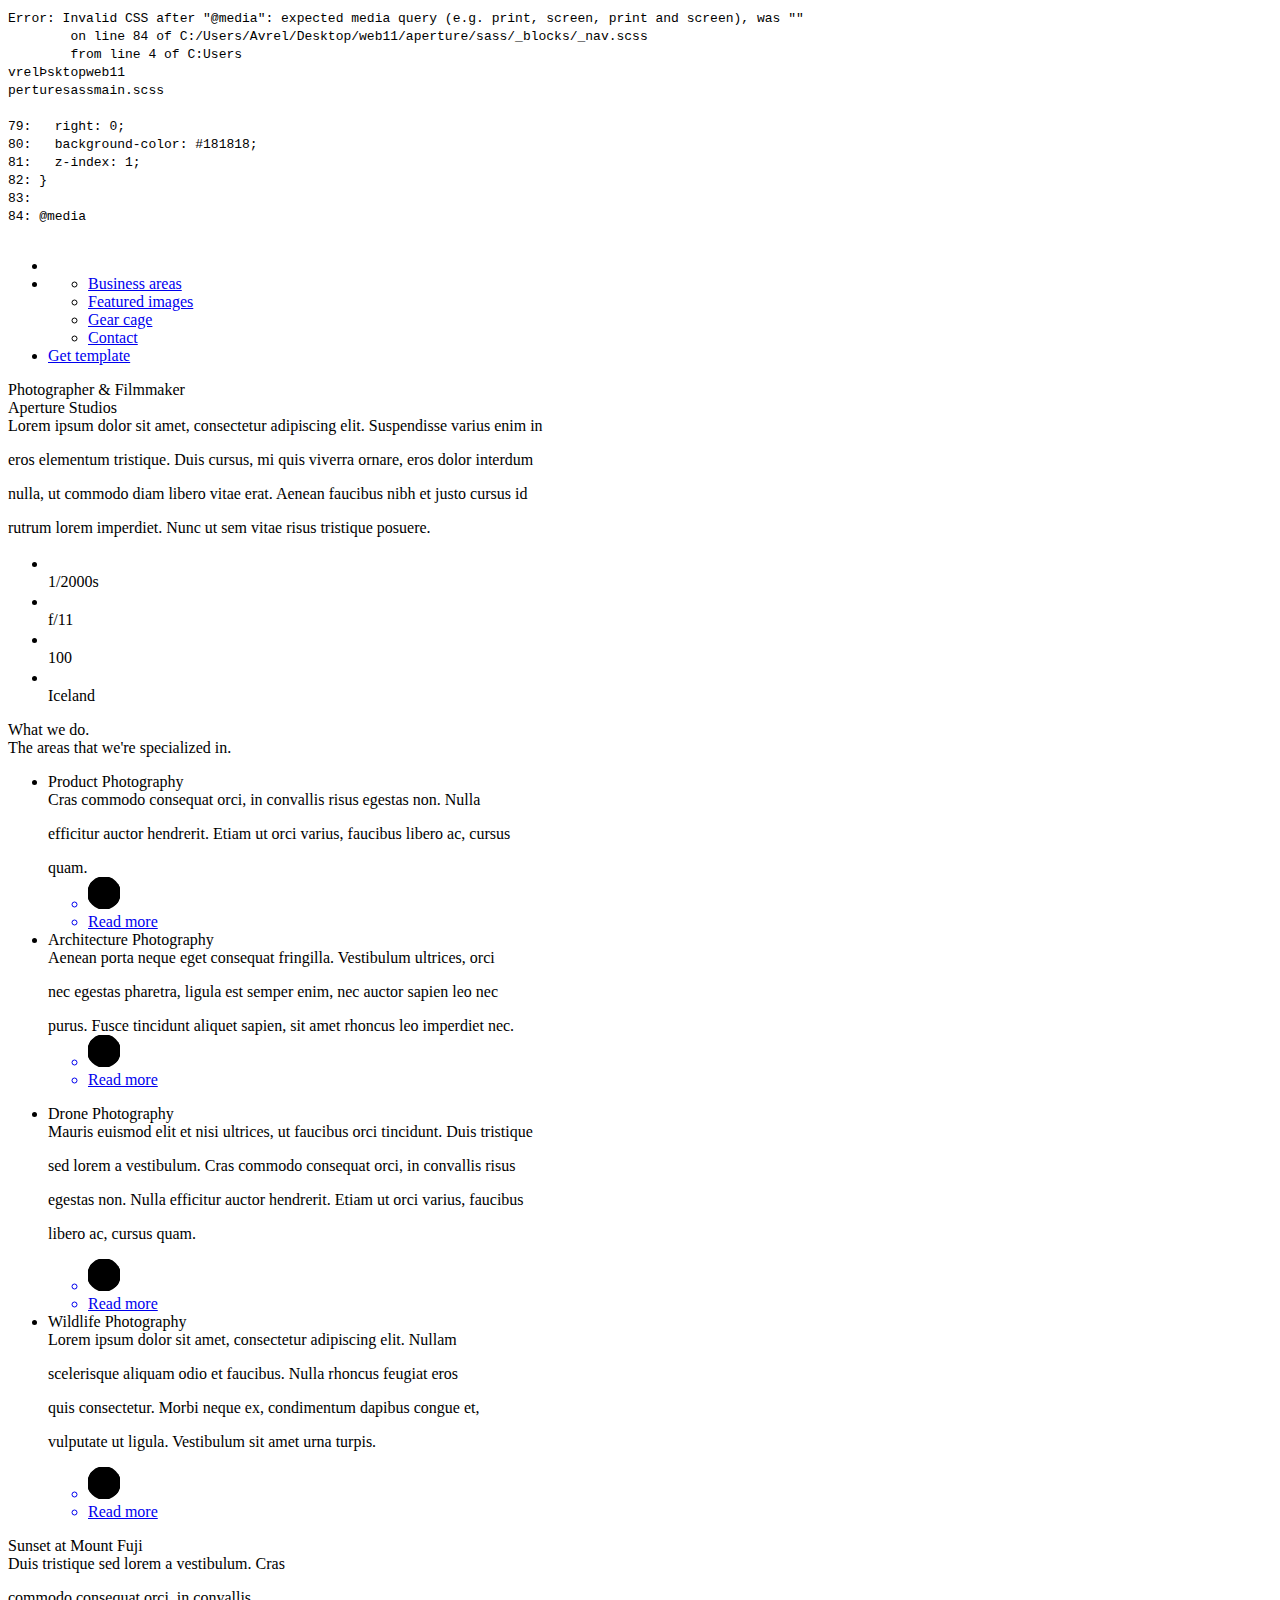
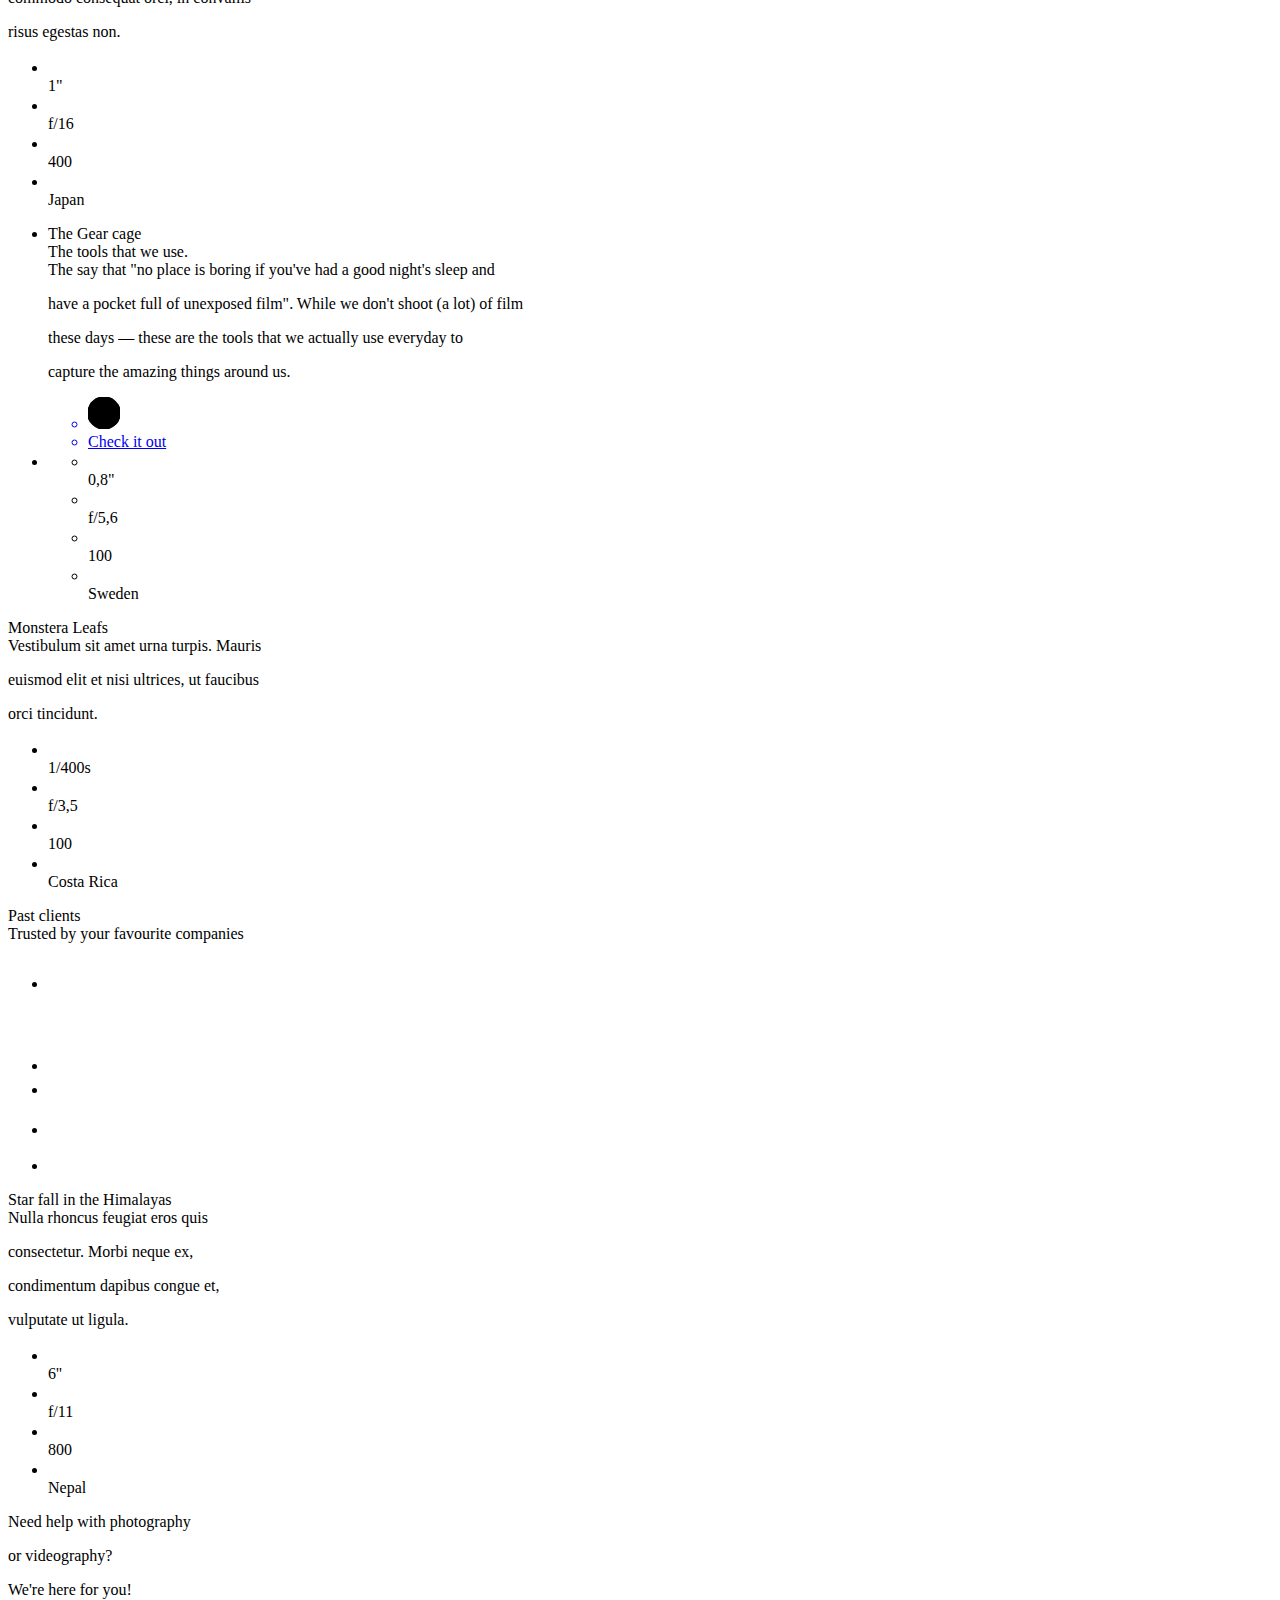
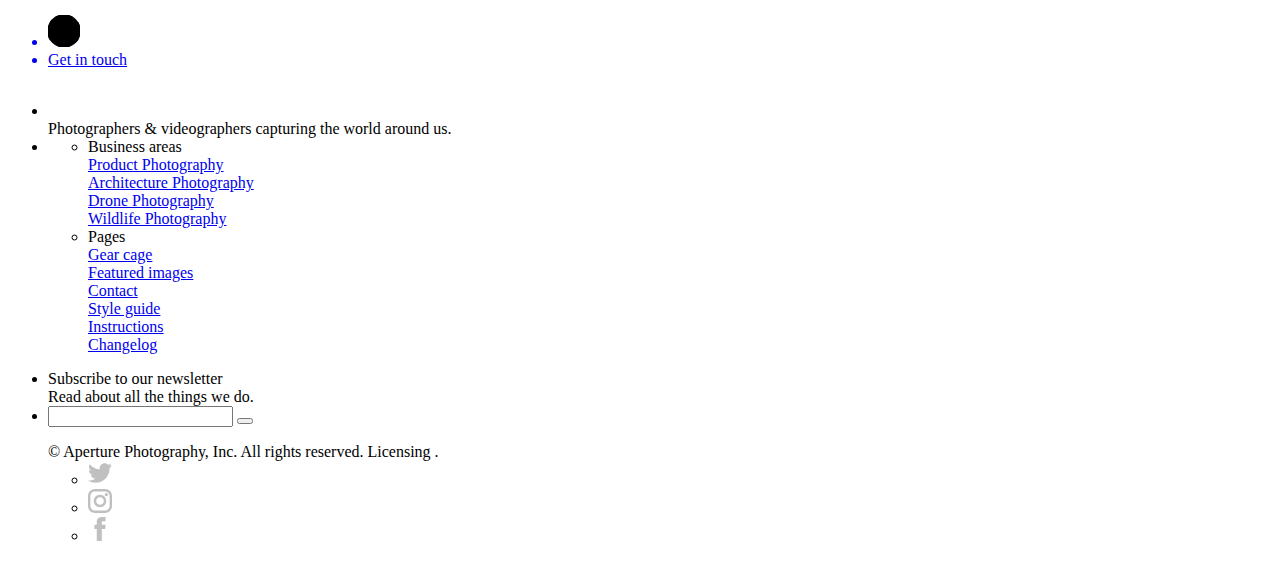
<file: aperture/index.html>
<!DOCTYPE html>
<html lang="en">
  <head>
    <meta charset="UTF-8" />
    <meta http-equiv="X-UA-Compatible" content="IE=edge" />
    <meta name="viewport" content="width=device-width, initial-scale=1.0" />
    <title>Aperture</title>
    <link rel="icon" type="image/png" href="img/iconFavicon.png" />
  </head>
  <link rel="stylesheet" href="css/main.css" />
  <body>
    <div class="content">
      <nav id="nav">
        <div class="container">
          <div class="nav__row">
            <ul>
              <li>
                <div class="nav__logo">
                  <a href="#home">
                    <img src="img/nav/logo.svg" alt="" />
                  </a>
                </div>
              </li>
              <li>
                <div class="nav__text open">
                  <ul class="nav__list">
                    <li>
                      <a href="#specialization">Business areas</a>
                    </li>
                    <li>
                      <a href="#fuji">Featured images</a>
                    </li>
                    <li>
                      <a href="#gear">Gear cage</a>
                    </li>
                    <li>
                      <a href="#contact">Contact</a>
                    </li>
                  </ul>
                </div>
              </li>
              <li>
                <div class="nav__btn">
                  <a href="#">Get template</a>
                </div>
              </li>
            </ul>
          </div>
        </div>
      </nav>
      <header id="home" class="header">
        <div class="container">
          <div class="header__content">
            <div class="header__text">
              <div class="header__about">Photographer & Filmmaker</div>
              <div class="header__title">Aperture Studios</div>
              <div class="header__subtitle">
                Lorem ipsum dolor sit amet, consectetur adipiscing elit.
                Suspendisse varius enim in
                <p>
                  eros elementum tristique. Duis cursus, mi quis viverra ornare,
                  eros dolor interdum
                </p>
                <p>
                  nulla, ut commodo diam libero vitae erat. Aenean faucibus nibh
                  et justo cursus id
                </p>
                rutrum lorem imperdiet. Nunc ut sem vitae risus tristique
                posuere.
              </div>
            </div>
            <div class="header__installation">
              <ul>
                <li>
                  <div class="header__icon">
                    <img src="img/header/excerpt.svg" alt="" />
                  </div>
                  <div class="header__pereferens">1/2000s</div>
                </li>
                <li>
                  <div class="header__icon">
                    <img src="img/header/aperture.svg" alt="" />
                  </div>
                  <div class="header__pereferens">f/11</div>
                </li>
                <li>
                  <div class="header__icon">
                    <img src="img/header/iso.svg" alt="" />
                  </div>
                  <div class="header__pereferens">100</div>
                </li>
                <li>
                  <div class="header__icon">
                    <img src="img/header/location.svg" alt="" />
                  </div>
                  <div class="header__pereferens">Iceland</div>
                </li>
              </ul>
            </div>
          </div>
        </div>
      </header>
      <section id="specialization" class="specialization">
        <div class="container">
          <div class="specialization__content">
            <div class="specialization__title">
              What we do.
              <div class="specialization__subtitle">
                The areas that we're specialized in.
              </div>
            </div>
            <div class="specialization__up-row">
              <ul>
                <li>
                  <div class="specialization__product">
                    <div class="specialization__product-title">
                      Product Photography
                    </div>
                    <div class="specialization__product-subtitle">
                      Cras commodo consequat orci, in convallis risus egestas
                      non. Nulla
                      <p>
                        efficitur auctor hendrerit. Etiam ut orci varius,
                        faucibus libero ac, cursus
                      </p>
                      quam.
                    </div>
                    <div class="specialization__product-btn">
                      <a href="#">
                        <ul>
                          <li>
                            <div class="specialization__product-btn-circle">
                              <img src="img/specialization/circle.svg" alt="" />
                            </div>
                          </li>
                          <li>
                            <div class="specialization__product-btn-text">
                              Read more
                            </div>
                          </li>
                        </ul>
                      </a>
                    </div>
                  </div>
                </li>
                <li>
                  <div class="specialization__architecture">
                    <div class="specialization__architecture-title">
                      Architecture Photography
                    </div>
                    <div class="specialization__architecture-subtitle">
                      Aenean porta neque eget consequat fringilla. Vestibulum
                      ultrices, orci
                      <p>
                        nec egestas pharetra, ligula est semper enim, nec auctor
                        sapien leo nec
                      </p>
                      purus. Fusce tincidunt aliquet sapien, sit amet rhoncus
                      leo imperdiet nec.
                    </div>

                    <div class="specialization__architecture-btn">
                      <a href="#">
                        <ul>
                          <li>
                            <div
                              class="specialization__architecture-btn-circle"
                            >
                              <img src="img/specialization/circle.svg" alt="" />
                            </div>
                          </li>
                          <li>
                            <div class="specialization__architecture-btn-text">
                              Read more
                            </div>
                          </li>
                        </ul>
                      </a>
                    </div>
                  </div>
                </li>
              </ul>
            </div>
            <div class="specialization__bottom-row">
              <ul>
                <li>
                  <div class="specialization__drone">
                    <div class="specialization__drone-title">
                      Drone Photography
                    </div>
                    <div class="specialization__drone-subtitle">
                      Mauris euismod elit et nisi ultrices, ut faucibus orci
                      tincidunt. Duis tristique
                      <p>
                        sed lorem a vestibulum. Cras commodo consequat orci, in
                        convallis risus
                      </p>
                      egestas non. Nulla efficitur auctor hendrerit. Etiam ut
                      orci varius, faucibus
                      <p>libero ac, cursus quam.</p>
                    </div>
                    <div class="specialization__drone-btn">
                      <a href="#">
                        <ul>
                          <li>
                            <div class="specialization__drone-btn-circle">
                              <img src="img/specialization/circle.svg" alt="" />
                            </div>
                          </li>
                          <li>
                            <div class="specialization__drone-btn-text">
                              Read more
                            </div>
                          </li>
                        </ul>
                      </a>
                    </div>
                  </div>
                </li>
                <li>
                  <div class="specialization__wildlife">
                    <div class="specialization__wildlife-title">
                      Wildlife Photography
                    </div>
                    <div class="specialization__wildlife-subtitle">
                      Lorem ipsum dolor sit amet, consectetur adipiscing elit.
                      Nullam
                      <p>
                        scelerisque aliquam odio et faucibus. Nulla rhoncus
                        feugiat eros
                      </p>
                      quis consectetur. Morbi neque ex, condimentum dapibus
                      congue et,
                      <p>
                        vulputate ut ligula. Vestibulum sit amet urna turpis.
                      </p>
                    </div>
                    <div class="specialization__wildlife-btn">
                      <a href="#">
                        <ul>
                          <li>
                            <div class="specialization__wildlife-btn-circle">
                              <img src="img/specialization/circle.svg" alt="" />
                            </div>
                          </li>
                          <li>
                            <div class="specialization__wildlife-btn-text">
                              Read more
                            </div>
                          </li>
                        </ul></a
                      >
                    </div>
                  </div>
                </li>
              </ul>
            </div>
          </div>
        </div>
      </section>
      <section id="fuji" class="fuji">
        <div class="container">
          <div class="fuji__title">Sunset at Mount Fuji</div>
          <div class="fuji__subtitle">
            Duis tristique sed lorem a vestibulum. Cras
            <p>commodo consequat orci, in convallis</p>
            risus egestas non.
          </div>
          <div class="fuji__installation">
            <ul>
              <li>
                <div class="fuji__icon">
                  <img src="img/fuji/excerpt.svg" alt="" />
                </div>
                <div class="fuji__pereferens">1"</div>
              </li>
              <li>
                <div class="fuji__icon">
                  <img src="img/fuji/aperture.svg" alt="" />
                </div>
                <div class="fuji__pereferens">f/16</div>
              </li>
              <li>
                <div class="fuji__icon">
                  <img src="img/fuji/iso.svg" alt="" />
                </div>
                <div class="fuji__pereferens">400</div>
              </li>
              <li>
                <div class="fuji__icon">
                  <img src="img/fuji/location.svg" alt="" />
                </div>
                <div class="fuji__pereferens">Japan</div>
              </li>
            </ul>
          </div>
        </div>
      </section>
      <section id="gear" class="gear">
        <div class="container">
          <div class="gear-row">
            <ul>
              <li>
                <div class="gear-left">
                  <div class="gear-left__discription">The Gear cage</div>
                  <div class="gear-left__title">The tools that we use.</div>
                  <div class="gear-left__subtitle">
                    The say that "no place is boring if you've had a good
                    night's sleep and
                    <p>
                      have a pocket full of unexposed film". While we don't
                      shoot (a lot) of film
                    </p>
                    these days — these are the tools that we actually use
                    everyday to
                    <p>capture the amazing things around us.</p>
                  </div>

                  <a href="#">
                    <div class="gear-left__btn">
                      <ul>
                        <li>
                          <div class="gear-left__btn-circle">
                            <img src="img/specialization/circle.svg" alt="" />
                          </div>
                        </li>
                        <li>
                          <div class="gear-left__btn-text">Check it out</div>
                        </li>
                      </ul>
                    </div>
                  </a>
                </div>
              </li>
              <li>
                <div class="gear-right">
                  <div class="gear-right__installation">
                    <ul>
                      <li>
                        <div class="gear-right__icon">
                          <img src="img/gear/excerpt.svg" alt="" />
                        </div>
                        <div class="gear-right__pereferens">0,8"</div>
                      </li>
                      <li>
                        <div class="gear-right__icon">
                          <img src="img/gear/aperture.svg" alt="" />
                        </div>
                        <div class="gear-right__pereferens">f/5,6</div>
                      </li>
                      <li>
                        <div class="gear-right__icon">
                          <img src="img/gear/iso.svg" alt="" />
                        </div>
                        <div class="gear-right__pereferens">100</div>
                      </li>
                      <li>
                        <div class="gear-right__icon">
                          <img src="img/gear/location.svg" alt="" />
                        </div>
                        <div class="gear-right__pereferens">Sweden</div>
                      </li>
                    </ul>
                  </div>
                </div>
              </li>
            </ul>
          </div>
        </div>
      </section>
      <section class="leafs">
        <div class="container">
          <div class="leafs-title">Monstera Leafs</div>
          <div class="leafs-subtitle">
            Vestibulum sit amet urna turpis. Mauris
            <p>euismod elit et nisi ultrices, ut faucibus</p>
            orci tincidunt.
          </div>
          <div class="leafs-installation">
            <ul>
              <li>
                <div class="leafs-icon">
                  <img src="img/leafs/excerpt.svg" alt="" />
                </div>
                <div class="leafs-pereferens">1/400s</div>
              </li>
              <li>
                <div class="leafs-icon">
                  <img src="img/leafs/aperture.svg" alt="" />
                </div>
                <div class="leafs-pereferens">f/3,5</div>
              </li>
              <li>
                <div class="leafs-icon__iso">
                  <img src="img/leafs/iso.svg" alt="" />
                </div>
                <div class="leafs-pereferens">100</div>
              </li>
              <li>
                <div class="leafs-icon">
                  <img src="img/leafs/location.svg" alt="" />
                </div>
                <div class="leafs-pereferens">Costa Rica</div>
              </li>
            </ul>
          </div>
        </div>
      </section>
      <section class="clients">
        <div class="container">
          <div class="clients_title">Past clients</div>
          <div class="clients_subtitle">
            Trusted by your favourite companies
          </div>
          <div class="clients_row">
            <ul>
              <li>
                <div class="clients_hayes">
                  <img src="img/clients/hayes.svg" alt="" />
                </div>
              </li>
              <li>
                <div class="clients_riksgransen">
                  <img src="img/clients/riksgransen.svg" alt="" />
                </div>
              </li>
              <li>
                <div class="clients_cai">
                  <img src="img/clients/cai.svg" alt="" />
                </div>
              </li>
              <li>
                <div class="clients_chill">
                  <img src="img/clients/chill.svg" alt="" />
                </div>
              </li>
              <li>
                <div class="clients_stockholm">
                  <img src="img/clients/stockholm.svg" alt="" />
                </div>
              </li>
            </ul>
          </div>
        </div>
      </section>
      <section class="star">
        <div class="container">
          <div class="star-title">Star fall in the Himalayas</div>
          <div class="star-subtitle">
            Nulla rhoncus feugiat eros quis
            <p>consectetur. Morbi neque ex,</p>
            condimentum dapibus congue et,
            <p>vulputate ut ligula.</p>
          </div>
          <div class="star-installation">
            <ul>
              <li>
                <div class="star-icon">
                  <img src="img/leafs/excerpt.svg" alt="" />
                </div>
                <div class="leafs-pereferens">6''</div>
              </li>
              <li>
                <div class="star-icon">
                  <img src="img/leafs/aperture.svg" alt="" />
                </div>
                <div class="leafs-pereferens">f/11</div>
              </li>
              <li>
                <div class="star-icon__iso">
                  <img src="img/leafs/iso.svg" alt="" />
                </div>
                <div class="star-pereferens">800</div>
              </li>
              <li>
                <div class="star-icon">
                  <img src="img/leafs/location.svg" alt="" />
                </div>
                <div class="star-pereferens">Nepal</div>
              </li>
            </ul>
          </div>
        </div>
      </section>
      <section id="contact" class="contact">
        <div class="container">
          <div class="content_title">
            Need help with photography
            <p>or videography?</p>
          </div>
          <div class="content_subtitle">We're here for you!</div>
          <div class="specialization__btn">
            <a href="#">
              <ul>
                <li>
                  <div class="specialization__btn-circle">
                    <img src="img/specialization/circle.svg" alt="" />
                  </div>
                </li>
                <li>
                  <div class="specialization__btn-text">Get in touch</div>
                </li>
              </ul></a
            >
          </div>
        </div>
      </section>
      <footer class="footer">
        <div class="container">
          <div class="footer__top">
            <ul>
              <li>
                <div class="footer__column-left">
                  <div class="footer__logo">
                    <img src="img/nav/logo.svg" alt="" />
                  </div>
                  <div class="footer__subtitle">
                    Photographers & videographers capturing the world around us.
                  </div>
                </div>
              </li>
              <li>
                <div class="footer__column-right">
                  <ul>
                    <li>
                      <div class="column-right__left">
                        <div class="right-title">Business areas</div>
                        <div class="right-subtitle">
                          <a href="#"> Product Photography</a>
                        </div>
                        <div class="right-subtitle">
                          <a href="#"> Architecture Photography</a>
                        </div>
                        <div class="right-subtitle">
                          <a href="#"> Drone Photography</a>
                        </div>
                        <div class="right-subtitle">
                          <a href="#">Wildlife Photography</a>
                        </div>
                      </div>
                    </li>
                    <li>
                      <div class="column-right__right">
                        <div class="right-title">Pages</div>
                        <div class="right-subtitle">
                          <a href="#">Gear cage</a>
                        </div>
                        <div class="right-subtitle">
                          <a href="#">Featured images</a>
                        </div>
                        <div class="right-subtitle">
                          <a href="#">Contact</a>
                        </div>
                        <div class="right-subtitle">
                          <a href="#">Style guide</a>
                        </div>
                        <div class="right-subtitle">
                          <a href="#">Instructions</a>
                        </div>
                        <div class="right-subtitle">
                          <a href="#">Changelog</a>
                        </div>
                      </div>
                    </li>
                  </ul>
                </div>
              </li>
            </ul>
          </div>
          <div class="footer__mid">
            <ul>
              <li>
                <div class="footer__title">Subscribe to our newsletter</div>
                <div class="footer__subtitle f__sub">
                  Read about all the things we do.
                </div>
              </li>
              <li>
                <form action="" class="form">
                  <label class="form__label">
                    <input type="text" class="form__input" />
                    <button class="form__button"></button>
                  </label>
                </form>
              </li>
            </ul>
          </div>
          <div class="footer__bottom">
            <ul>
              <div class="license">
                © Aperture Photography, Inc. All rights reserved. Licensing .
              </div>

              <div class="social">
                <ul>
                  <li>
                    <div class="socia__icon">
                      <a href="#">
                        <img src="img/footer/twitter.svg" alt="" />
                      </a>
                    </div>
                  </li>
                  <li>
                    <div class="socia__icon">
                      <a href="#">
                        <img src="img/footer/insta.svg" alt="" />
                      </a>
                    </div>
                  </li>
                  <li>
                    <div class="socia__icon">
                      <a href="#">
                        <img src="img/footer/face.svg" alt="" />
                      </a>
                    </div>
                  </li>
                </ul>
              </div>
            </ul>
          </div>
        </div>
      </footer>
    </div>
    <script src="js/stickynav.js"></script>
  </body>
</html>
</file>
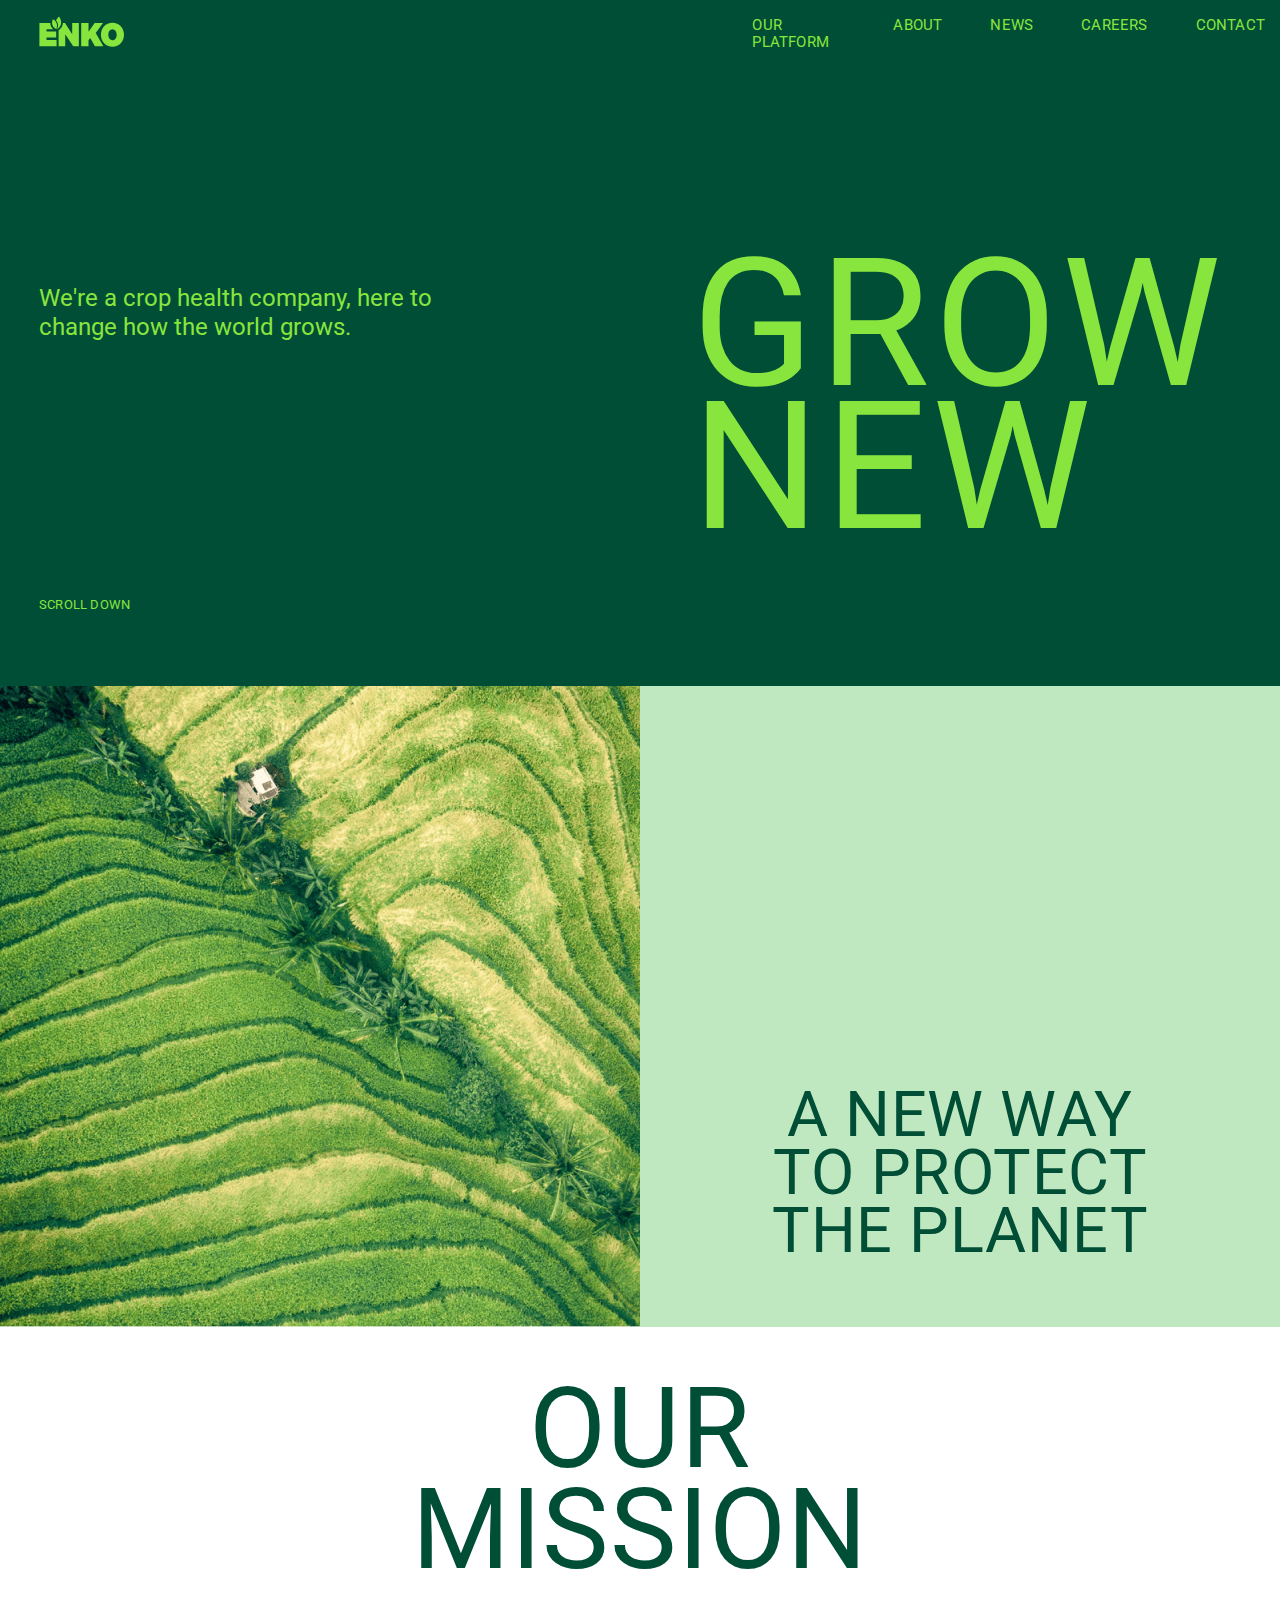
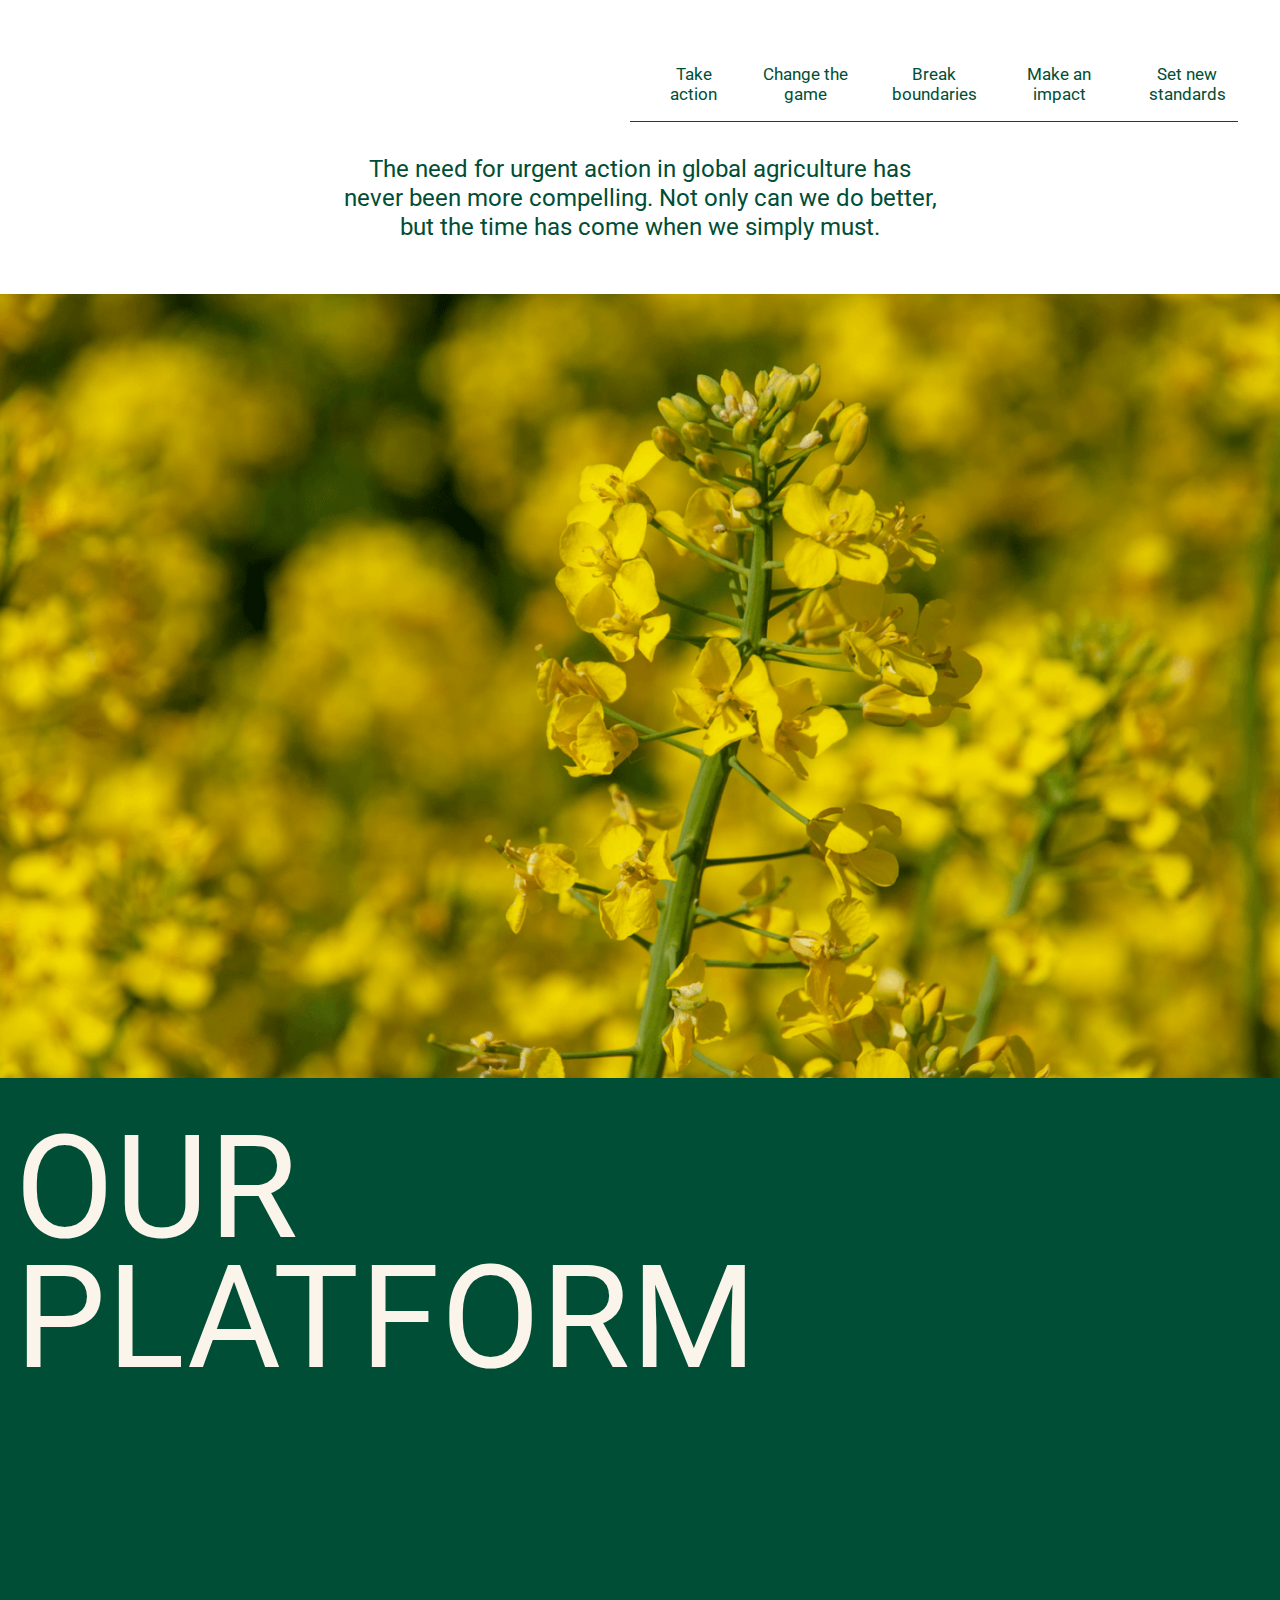
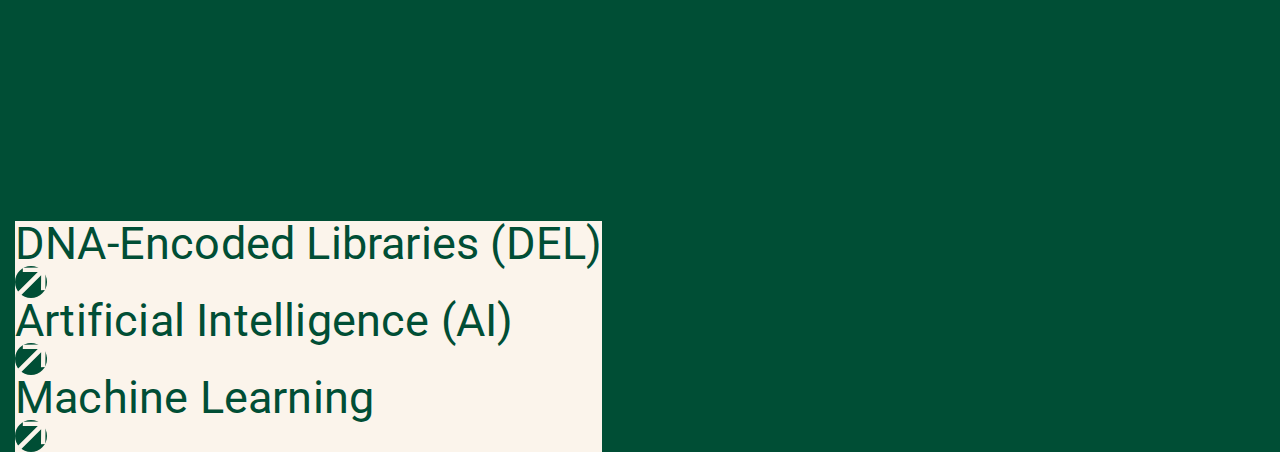
<file: enko/index.html>
<!DOCTYPE html>
<html lang="en">

<head>
  <meta charset="UTF-8" />
  <meta http-equiv="X-UA-Compatible" content="IE=edge" />
  <meta name="viewport" content="width=device-width, initial-scale=1.0" />
  <link rel="icon" type="image/png" href="img/iconFavicon.png" />
  <link rel="stylesheet" href="css/main.css" />
  <title>Enko</title>
</head>

<body>
  <header class="header">
    <div class="container">
      <nav class="nav">
        <div class="nav__row">
          <div class="logo"><img src="./img/nav/logo.svg" alt="logo"></div>
          <div class="menu">
            <ul>
              <li>
                <a href="#!">OUR PLATFORM</a>
              </li>
              <li>
                <a href="#!">ABOUT</a>
              </li>
              <li>
                <a href="#!">NEWS</a>
              </li>
              <li>
                <a href="#!">CAREERS</a>
              </li>
              <li>
                <a href="#!">CONTACT</a>
              </li>
            </ul>
          </div>
      </nav>
      <div class="header__row">
        <div class="title header__title">We're a crop health company, here to
          <p> change how the world grows.</p>
        </div>
        <h1 class="header__thumbnail">GROW <p>NEW</p></h1>
      </div>
      <div class="scroll"> <a href="#!">Scroll Down</a> </div>
      </div>
  </header>
  <section class="way">
    <div class="way__row">
      <img src="img/header/header.png" alt="way-img" class="way__img">
      <div class="way__thumbnail">
        <div class="thumbnail__text">
          A NEW WAY
          <p> TO PROTECT</p>
          <p>THE PLANET</p>
        </div>
      </div>
    </div>
  </section>
  <section class="mission">
    <div class="mission__thumbnail">OUR
      <p>MISSION</p>
    </div>
    <div class="goals">
      <ul>
        <li>Take action</li>
      </ul>
      <ul>
        <li>Change the game</li>
      </ul>
      <ul>
        <li>Break boundaries</li>
      </ul>
      <ul>
        <li>Make an impact</li>
      </ul>
      <ul>
        <li>Set new standards</li>
      </ul>
    </div>
    <div class="subtitle">The need for urgent action in global agriculture has
      <p> never been more compelling. Not only can we do better,</p> but the time has come when we simply must.</div>
    <img src="img/mission/flowers.png" alt="flowers" class="mission__img">
  </section>
  <section class="platform">
    <div class="container">
    <div class="platform__thumbnail">OUR
      <p>PLATFORM</p>
    </div>
    <div class="platform__row">
    <div class="platform__libraries">
      <a href="#!">
        <div class="libraries__text">DNA-Encoded Libraries (DEL)</div>
        <div class="libraries__btn"><img src="img/platform/btn.svg" alt=""></a>
      </div>
    <div class="platform__intelligence">
      <a href="#!">
        <div class="libraries__text">Artificial Intelligence (AI)</div>
        <div class="libraries__btn"><img src="img/platform/btn.svg" alt=""></a>
      </div>
    <div class="platform__learning">
      <a href="#!">
        <div class="libraries__text">Machine Learning</div>
        <div class="libraries__btn"><img src="img/platform/btn.svg" alt=""></a>
      </div>
    </div>
    </div>
  </section>
</body>

</html>
</file>
<file: aperture/css/main.css>
/*
Error: Invalid CSS after "@media": expected media query (e.g. print, screen, print and screen), was ""
        on line 84 of C:/Users/Avrel/Desktop/web11/aperture/sass/_blocks/_nav.scss
        from line 4 of C:\Users\Avrel\Desktop\web11\aperture\sass\main.scss

79:   right: 0;
80:   background-color: #181818;
81:   z-index: 1;
82: }
83: 
84: @media

Backtrace:
C:/Users/Avrel/Desktop/web11/aperture/sass/_blocks/_nav.scss:84
C:\Users\Avrel\Desktop\web11\aperture\sass\main.scss:4
C:/Program Files (x86)/Koala/rubygems/gems/sass-3.5.2/lib/sass/scss/parser.rb:1278:in `expected'
C:/Program Files (x86)/Koala/rubygems/gems/sass-3.5.2/lib/sass/scss/parser.rb:1208:in `expected'
C:/Program Files (x86)/Koala/rubygems/gems/sass-3.5.2/lib/sass/scss/parser.rb:1188:in `expr!'
C:/Program Files (x86)/Koala/rubygems/gems/sass-3.5.2/lib/sass/scss/parser.rb:421:in `media_directive'
C:/Program Files (x86)/Koala/rubygems/gems/sass-3.5.2/lib/sass/scss/parser.rb:234:in `special_directive'
C:/Program Files (x86)/Koala/rubygems/gems/sass-3.5.2/lib/sass/scss/parser.rb:209:in `directive'
C:/Program Files (x86)/Koala/rubygems/gems/sass-3.5.2/lib/sass/scss/parser.rb:696:in `block_child'
C:/Program Files (x86)/Koala/rubygems/gems/sass-3.5.2/lib/sass/scss/parser.rb:689:in `block_contents'
C:/Program Files (x86)/Koala/rubygems/gems/sass-3.5.2/lib/sass/scss/parser.rb:137:in `stylesheet'
C:/Program Files (x86)/Koala/rubygems/gems/sass-3.5.2/lib/sass/scss/parser.rb:41:in `parse'
C:/Program Files (x86)/Koala/rubygems/gems/sass-3.5.2/lib/sass/engine.rb:414:in `_to_tree'
C:/Program Files (x86)/Koala/rubygems/gems/sass-3.5.2/lib/sass/engine.rb:321:in `to_tree'
C:/Program Files (x86)/Koala/rubygems/gems/sass-3.5.2/lib/sass/tree/visitors/perform.rb:327:in `block in visit_import'
C:/Program Files (x86)/Koala/rubygems/gems/sass-3.5.2/lib/sass/stack.rb:88:in `block in with_import'
C:/Program Files (x86)/Koala/rubygems/gems/sass-3.5.2/lib/sass/stack.rb:135:in `with_frame'
C:/Program Files (x86)/Koala/rubygems/gems/sass-3.5.2/lib/sass/stack.rb:88:in `with_import'
C:/Program Files (x86)/Koala/rubygems/gems/sass-3.5.2/lib/sass/tree/visitors/perform.rb:326:in `visit_import'
C:/Program Files (x86)/Koala/rubygems/gems/sass-3.5.2/lib/sass/tree/visitors/base.rb:36:in `visit'
C:/Program Files (x86)/Koala/rubygems/gems/sass-3.5.2/lib/sass/tree/visitors/perform.rb:162:in `block in visit'
C:/Program Files (x86)/Koala/rubygems/gems/sass-3.5.2/lib/sass/stack.rb:79:in `block in with_base'
C:/Program Files (x86)/Koala/rubygems/gems/sass-3.5.2/lib/sass/stack.rb:135:in `with_frame'
C:/Program Files (x86)/Koala/rubygems/gems/sass-3.5.2/lib/sass/stack.rb:79:in `with_base'
C:/Program Files (x86)/Koala/rubygems/gems/sass-3.5.2/lib/sass/tree/visitors/perform.rb:162:in `visit'
C:/Program Files (x86)/Koala/rubygems/gems/sass-3.5.2/lib/sass/tree/visitors/base.rb:52:in `block in visit_children'
C:/Program Files (x86)/Koala/rubygems/gems/sass-3.5.2/lib/sass/tree/visitors/base.rb:52:in `map'
C:/Program Files (x86)/Koala/rubygems/gems/sass-3.5.2/lib/sass/tree/visitors/base.rb:52:in `visit_children'
C:/Program Files (x86)/Koala/rubygems/gems/sass-3.5.2/lib/sass/tree/visitors/perform.rb:171:in `block in visit_children'
C:/Program Files (x86)/Koala/rubygems/gems/sass-3.5.2/lib/sass/tree/visitors/perform.rb:183:in `with_environment'
C:/Program Files (x86)/Koala/rubygems/gems/sass-3.5.2/lib/sass/tree/visitors/perform.rb:170:in `visit_children'
C:/Program Files (x86)/Koala/rubygems/gems/sass-3.5.2/lib/sass/tree/visitors/base.rb:36:in `block in visit'
C:/Program Files (x86)/Koala/rubygems/gems/sass-3.5.2/lib/sass/tree/visitors/perform.rb:190:in `visit_root'
C:/Program Files (x86)/Koala/rubygems/gems/sass-3.5.2/lib/sass/tree/visitors/base.rb:36:in `visit'
C:/Program Files (x86)/Koala/rubygems/gems/sass-3.5.2/lib/sass/tree/visitors/perform.rb:161:in `visit'
C:/Program Files (x86)/Koala/rubygems/gems/sass-3.5.2/lib/sass/tree/visitors/perform.rb:10:in `visit'
C:/Program Files (x86)/Koala/rubygems/gems/sass-3.5.2/lib/sass/tree/root_node.rb:36:in `css_tree'
C:/Program Files (x86)/Koala/rubygems/gems/sass-3.5.2/lib/sass/tree/root_node.rb:29:in `render_with_sourcemap'
C:/Program Files (x86)/Koala/rubygems/gems/sass-3.5.2/lib/sass/engine.rb:389:in `_render_with_sourcemap'
C:/Program Files (x86)/Koala/rubygems/gems/sass-3.5.2/lib/sass/engine.rb:307:in `render_with_sourcemap'
C:/Program Files (x86)/Koala/rubygems/gems/sass-3.5.2/lib/sass/exec/sass_scss.rb:391:in `run'
C:/Program Files (x86)/Koala/rubygems/gems/sass-3.5.2/lib/sass/exec/sass_scss.rb:63:in `process_result'
C:/Program Files (x86)/Koala/rubygems/gems/sass-3.5.2/lib/sass/exec/base.rb:52:in `parse'
C:/Program Files (x86)/Koala/rubygems/gems/sass-3.5.2/lib/sass/exec/base.rb:19:in `parse!'
C:/Program Files (x86)/Koala/rubygems/gems/sass-3.5.2/bin/sass:13:in `<top (required)>'
C:/Program Files (x86)/Koala/bin/sass:22:in `load'
C:/Program Files (x86)/Koala/bin/sass:22:in `<main>'
*/
body:before {
  white-space: pre;
  font-family: monospace;
  content: "Error: Invalid CSS after \"@media\": expected media query (e.g. print, screen, print and screen), was \"\"\A         on line 84 of C:/Users/Avrel/Desktop/web11/aperture/sass/_blocks/_nav.scss\A         from line 4 of C:\Users\Avrel\Desktop\web11\aperture\sass\main.scss\A \A 79:   right: 0;\A 80:   background-color: #181818;\A 81:   z-index: 1;\A 82: }\A 83: \A 84: @media"; }
</file>
<file: enko/css/main.css>
@import url("https://fonts.googleapis.com/css2?family=Roboto&display=swap");
* {
  font-family: "Roboto", sans-serif;
}

.container {
  max-width: 1310px;
  margin-left: auto;
  margin-right: auto;
  padding: 0 15px;
}

/* Reset and base styles  */
* {
  padding: 0px;
  margin: 0px;
  border: none;
}

*,
*::before,
*::after {
  -webkit-box-sizing: border-box;
  box-sizing: border-box;
}

/* Links */
a,
a:link,
a:visited {
  /* color: inherit; */
  text-decoration: none;
  /* display: inline-block; */
}

a:hover {
  text-decoration: none;
}

/* Common */
aside,
nav,
footer,
header,
section,
main {
  display: block;
}

h1,
h2,
h3,
h4,
h5,
h6,
p {
  font-size: inherit;
  font-weight: inherit;
}

ul,
ul li {
  list-style: none;
}

img {
  vertical-align: top;
}

img,
svg {
  max-width: 100%;
  height: auto;
}

address {
  font-style: normal;
}

/* Form */
input,
textarea,
button,
select {
  font-family: inherit;
  font-size: inherit;
  color: inherit;
  background-color: transparent;
}

input::-ms-clear {
  display: none;
}

button,
input[type="submit"] {
  display: inline-block;
  -webkit-box-shadow: none;
  box-shadow: none;
  background-color: transparent;
  background: none;
  cursor: pointer;
}

input:focus,
input:active,
button:focus,
button:active {
  outline: none;
}

button::-moz-focus-inner {
  padding: 0;
  border: 0;
}

label {
  cursor: pointer;
}

legend {
  display: block;
}

html {
  scroll-behavior: smooth;
}

.header__row {
  display: -webkit-box;
  display: -ms-flexbox;
  display: flex;
}

.title {
  font-size: 24px;
  line-height: 29px;
  color: #88e53e;
}

.header__title {
  margin: 232px 260px 0px 24px;
  white-space: nowrap;
}

.header__thumbnail {
  font-size: 179px;
  line-height: 143px;
  letter-spacing: 5px;
  text-transform: uppercase;
  margin-top: 201px;
  color: #88e53e;
}

.scroll {
  padding: 55px 0px 73px 24px;
}
.scroll a {
  font-size: 13px;
  line-height: 16px;
  letter-spacing: 0.2px;
  text-transform: uppercase;
  color: #88e53e;
}

.header {
  background-color: #004e35;
}

.nav__row {
  display: -webkit-box;
  display: -ms-flexbox;
  display: flex;
  -webkit-box-align: center;
      -ms-flex-align: center;
          align-items: center;
  padding-top: 16px;
}

.logo {
  margin: 0px 580px 5px 24px;
}

.menu ul {
  display: -webkit-box;
  display: -ms-flexbox;
  display: flex;
}
.menu ul li {
  font-weight: 400;
  font-size: 15px;
  line-height: 17px;
  letter-spacing: 0.2px;
  color: #88e53e;
  margin-left: 48px;
  -webkit-transition: all 0.3s;
  transition: all 0.3s;
}
.menu ul li:hover {
  -webkit-transform: scale(1.05);
          transform: scale(1.05);
  -webkit-transition: 0.3s;
  transition: 0.3s;
}
.menu ul li a {
  font-weight: 400;
  font-size: 15px;
  line-height: 17px;
  letter-spacing: 0.2px;
  color: #88e53e;
  -webkit-transform: scale(1.5);
          transform: scale(1.5);
}
.menu ul li a:hover {
  -webkit-transition: 0.2s;
  transition: 0.2s;
}

.way__img {
  width: 970px;
}

.way__row {
  display: -webkit-box;
  display: -ms-flexbox;
  display: flex;
}

.way__thumbnail {
  background: #c0e8c0;
  padding: 400px 0px 0px 0px;
  text-align: center;
  width: 970px;
}

.thumbnail__text {
  font-size: 63px;
  line-height: 58px;
  letter-spacing: 0.5px;
  color: #004e35;
}

.mission__thumbnail {
  margin-top: 51px;
  font-size: 112px;
  line-height: 101px;
  text-align: center;
  letter-spacing: 1px;
  text-transform: uppercase;
  color: #004e35;
}

.goals {
  display: -webkit-box;
  display: -ms-flexbox;
  display: flex;
  font-size: 17px;
  line-height: 20px;
  text-align: center;
  color: #004e35;
  margin: 84px 0px 0px 630px;
  border-bottom: #004e35 1px solid;
  padding-bottom: 17px;
  width: 608px;
}
.goals ul li {
  margin-left: 34px;
  text-align: center;
}

.subtitle {
  margin: 33px 0px 52px 0px;
  font-size: 24px;
  line-height: 29px;
  text-align: center;
  color: #004e35;
}

.mission__img {
  width: 1900px;
}

.platform {
  background: #004e35;
}

.platform__thumbnail {
  padding: 45px 0px 438px 0px;
  font-weight: 400;
  font-size: 144px;
  line-height: 130px;
  letter-spacing: 1px;
  text-transform: uppercase;
  color: #fbf4eb;
}

.platform__row {
  display: -webkit-box;
  display: -ms-flexbox;
  display: flex;
}

.platform__libraries {
  background: #fbf4eb;
}

.libraries__text {
  font-size: 45px;
  line-height: 45px;
  letter-spacing: 0.2px;
  color: #004e35;
}

.platform__intelligence {
  background: #fbf4eb;
}

.platform__learning {
  background: #fbf4eb;
}

/*# sourceMappingURL=main.css.map */
</file>
